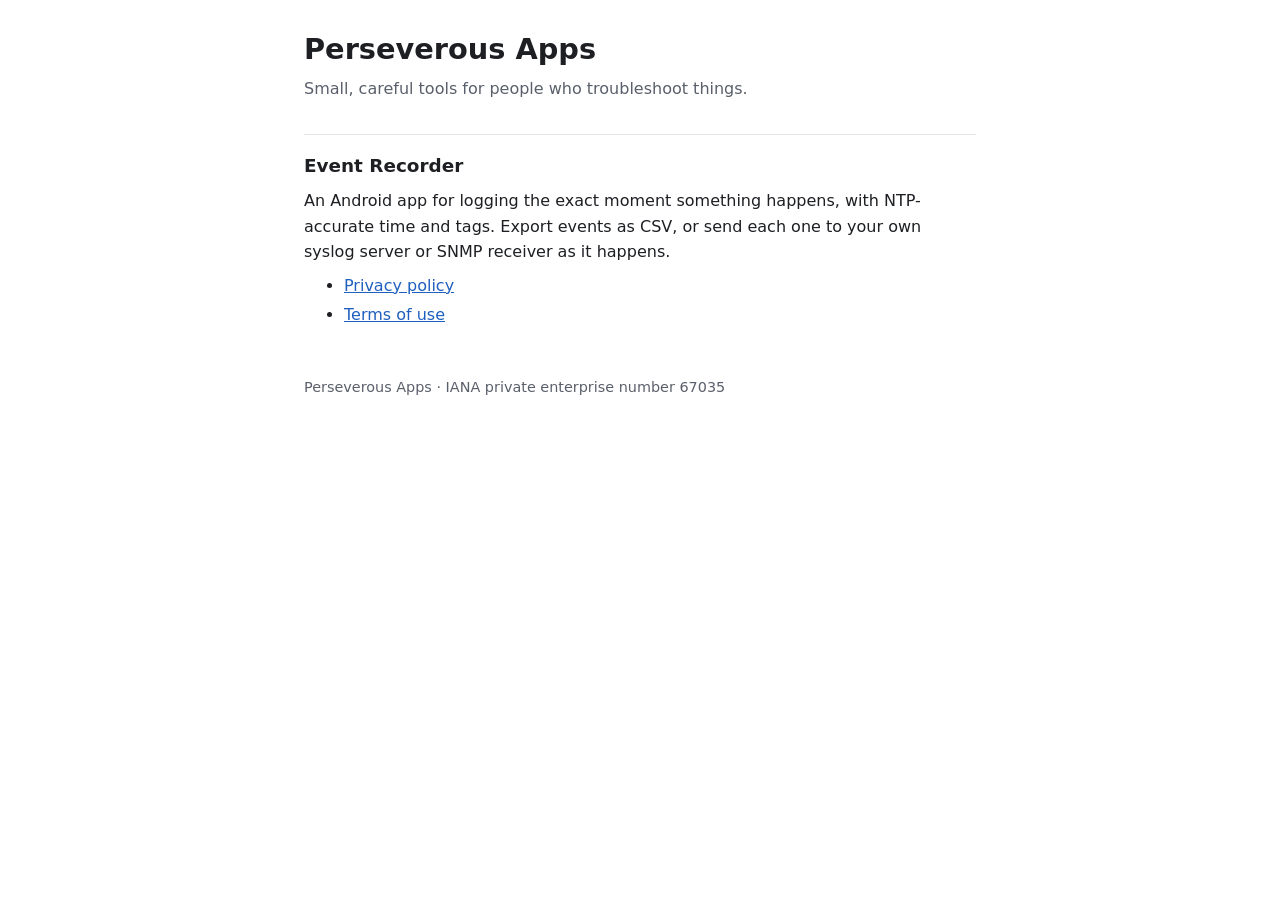
<file: index.html>
<!doctype html>
<html lang="en">
<head>
<meta charset="utf-8">
<meta name="viewport" content="width=device-width, initial-scale=1">
<meta name="google-site-verification" content="In_TqLOgmu7vVFsbzRVmxc2KiJh-l_0blUvBNFF8pMI">
<title>Perseverous Apps</title>
<link rel="stylesheet" href="style.css">
</head>
<body>
<main>
<h1>Perseverous Apps</h1>
<p class="meta">Small, careful tools for people who troubleshoot things.</p>

<h2>Event Recorder</h2>
<p>An Android app for logging the exact moment something happens, with NTP-accurate time and tags. Export events as CSV, or send each one to your own syslog server or SNMP receiver as it happens.</p>
<ul>
  <li><a href="event-recorder/privacy.html">Privacy policy</a></li>
  <li><a href="event-recorder/terms.html">Terms of use</a></li>
</ul>

<footer>Perseverous Apps · IANA private enterprise number 67035</footer>
</main>
</body>
</html>
</file>
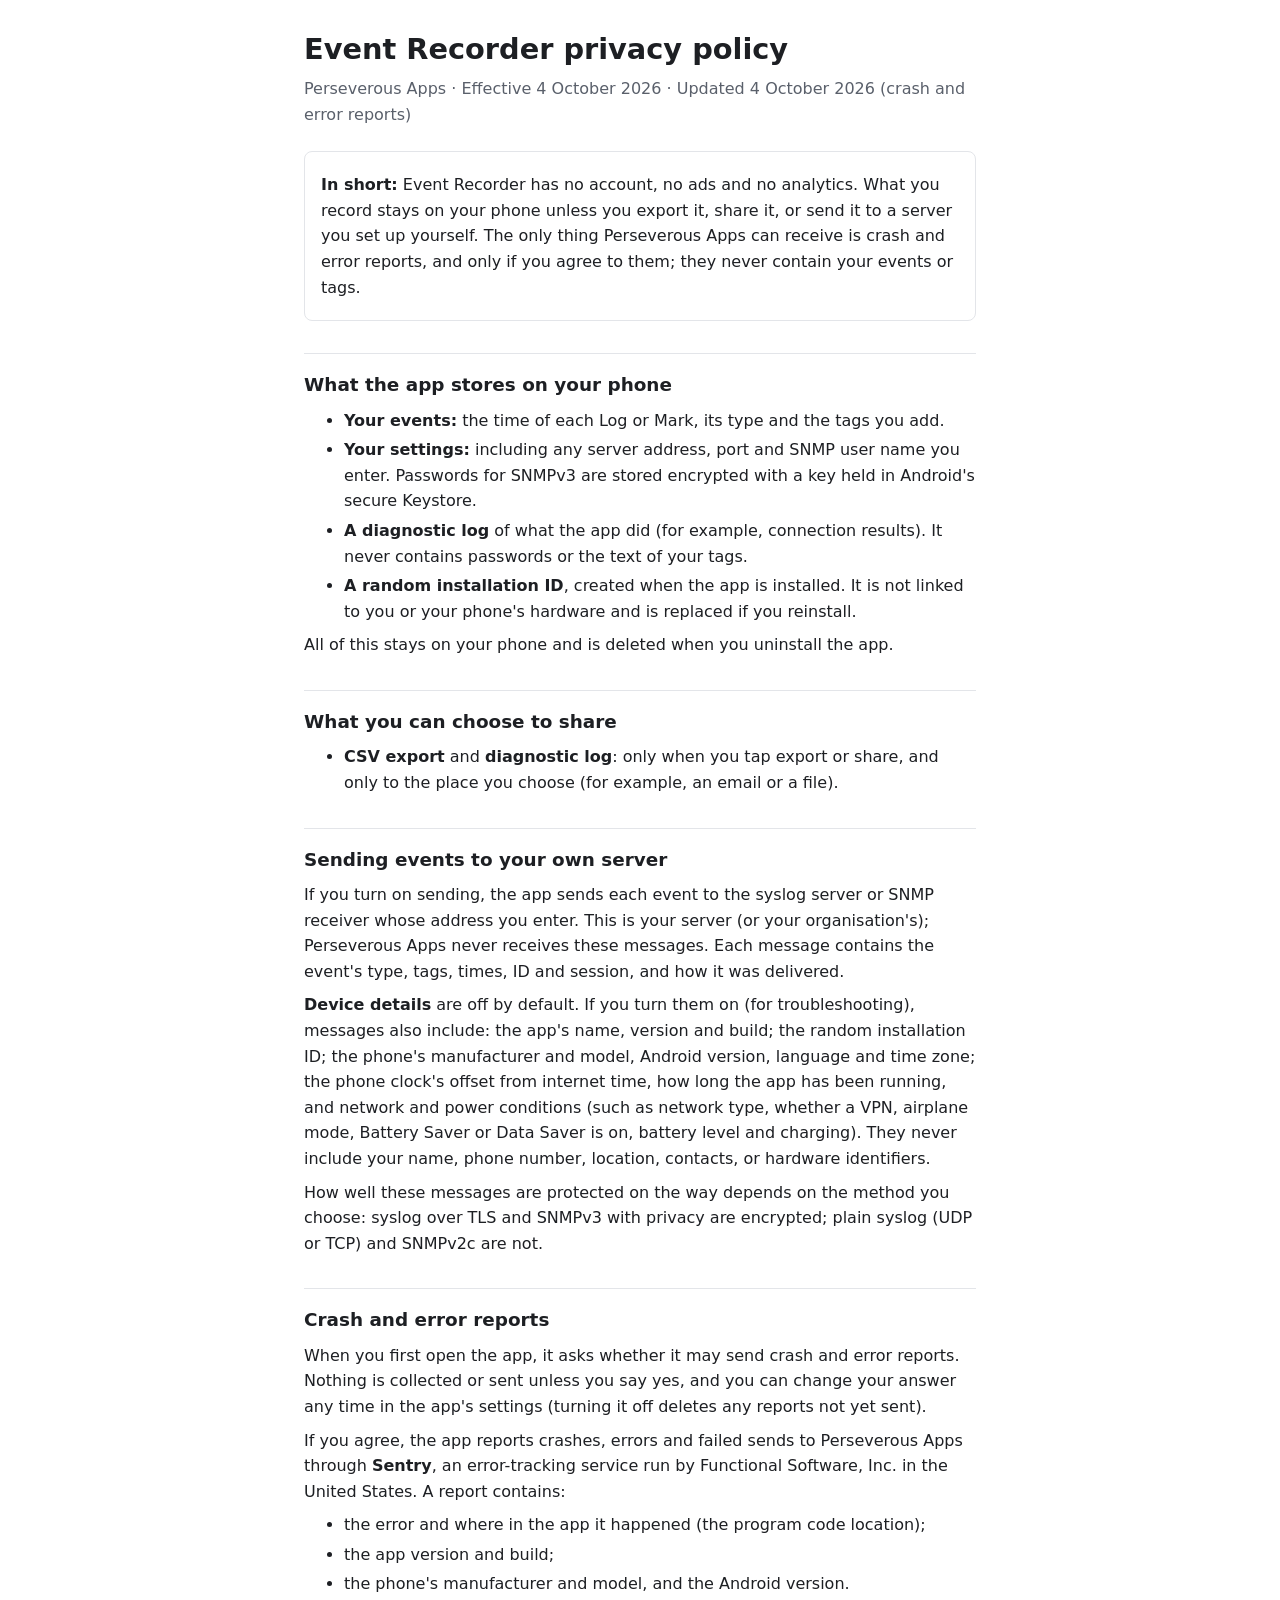
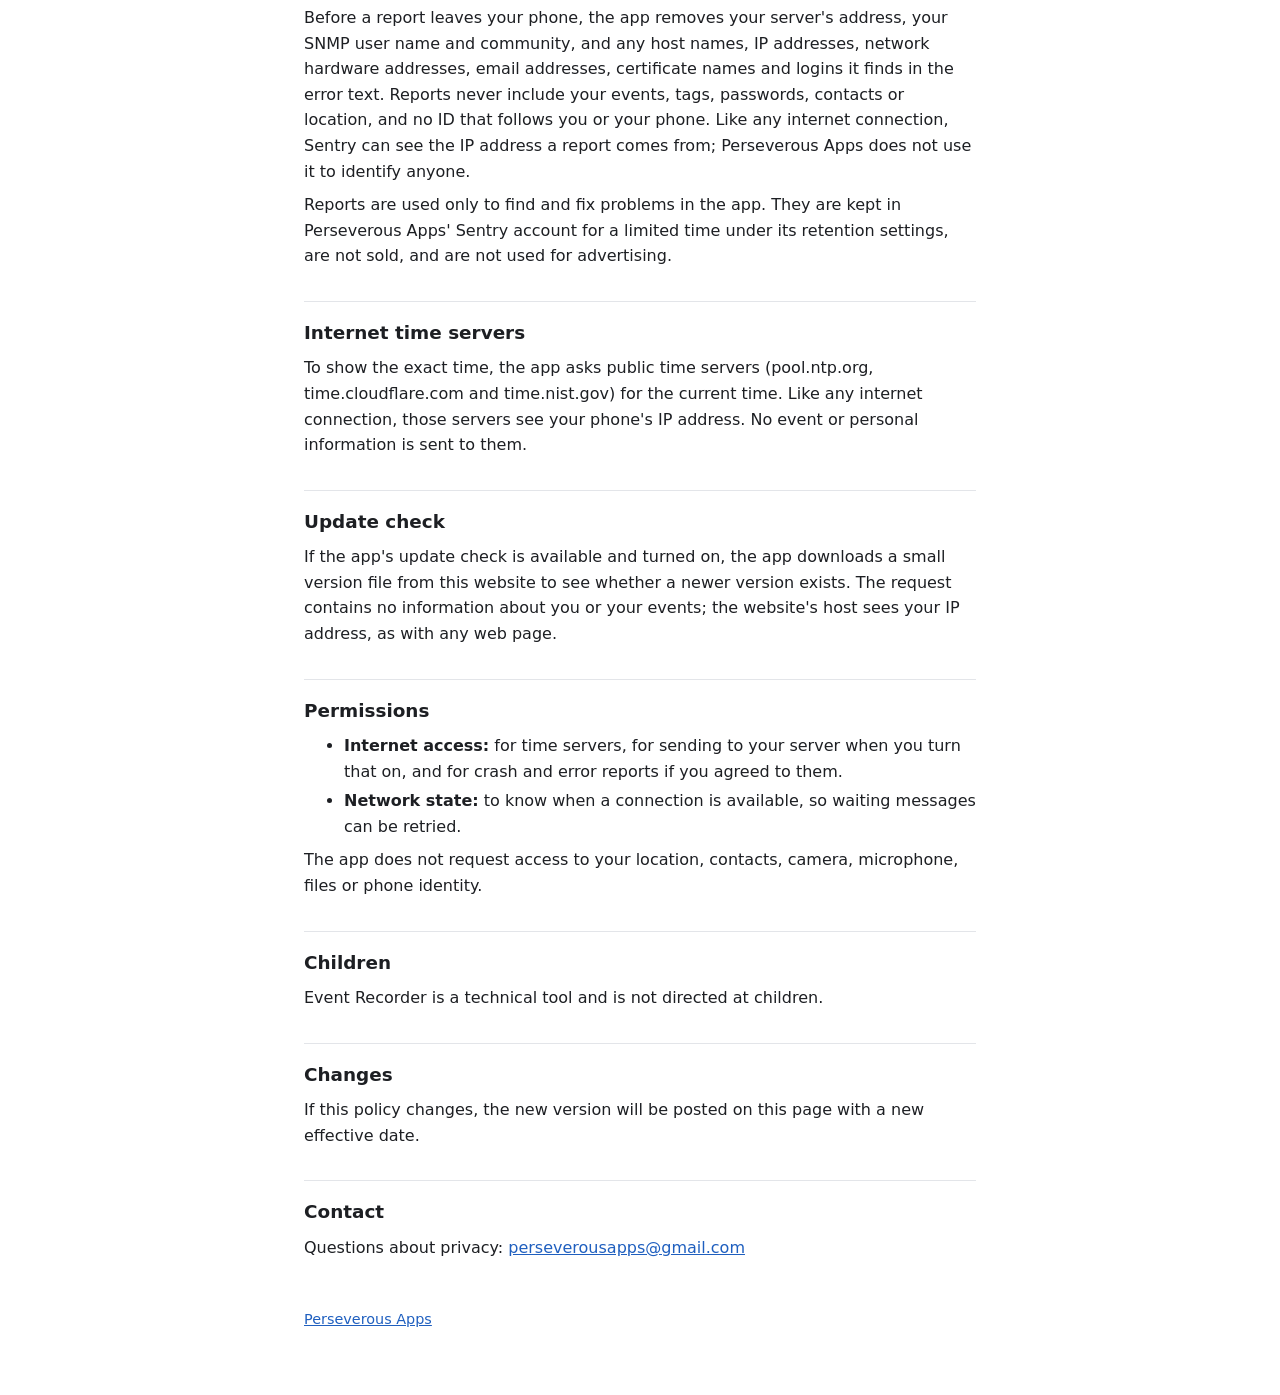
<file: event-recorder/privacy.html>
<!doctype html>
<html lang="en">
<head>
<meta charset="utf-8">
<meta name="viewport" content="width=device-width, initial-scale=1">
<title>Event Recorder Privacy</title>
<link rel="stylesheet" href="../style.css">
</head>
<body>
<main>
<h1>Event Recorder privacy policy</h1>
<p class="meta">Perseverous Apps · Effective 4 October 2026 · Updated 4 October 2026 (crash and error reports)</p>

<div class="summary">
<p><strong>In short:</strong> Event Recorder has no account, no ads and no analytics. What you record stays on your phone unless you export it, share it, or send it to a server you set up yourself. The only thing Perseverous Apps can receive is crash and error reports, and only if you agree to them; they never contain your events or tags.</p>
</div>

<h2>What the app stores on your phone</h2>
<ul>
  <li><strong>Your events:</strong> the time of each Log or Mark, its type and the tags you add.</li>
  <li><strong>Your settings:</strong> including any server address, port and SNMP user name you enter. Passwords for SNMPv3 are stored encrypted with a key held in Android's secure Keystore.</li>
  <li><strong>A diagnostic log</strong> of what the app did (for example, connection results). It never contains passwords or the text of your tags.</li>
  <li><strong>A random installation ID</strong>, created when the app is installed. It is not linked to you or your phone's hardware and is replaced if you reinstall.</li>
</ul>
<p>All of this stays on your phone and is deleted when you uninstall the app.</p>

<h2>What you can choose to share</h2>
<ul>
  <li><strong>CSV export</strong> and <strong>diagnostic log</strong>: only when you tap export or share, and only to the place you choose (for example, an email or a file).</li>
</ul>

<h2>Sending events to your own server</h2>
<p>If you turn on sending, the app sends each event to the syslog server or SNMP receiver whose address you enter. This is your server (or your organisation's); Perseverous Apps never receives these messages. Each message contains the event's type, tags, times, ID and session, and how it was delivered.</p>
<p><strong>Device details</strong> are off by default. If you turn them on (for troubleshooting), messages also include: the app's name, version and build; the random installation ID; the phone's manufacturer and model, Android version, language and time zone; the phone clock's offset from internet time, how long the app has been running, and network and power conditions (such as network type, whether a VPN, airplane mode, Battery Saver or Data Saver is on, battery level and charging). They never include your name, phone number, location, contacts, or hardware identifiers.</p>
<p>How well these messages are protected on the way depends on the method you choose: syslog over TLS and SNMPv3 with privacy are encrypted; plain syslog (UDP or TCP) and SNMPv2c are not.</p>

<h2>Crash and error reports</h2>
<p>When you first open the app, it asks whether it may send crash and error reports. Nothing is collected or sent unless you say yes, and you can change your answer any time in the app's settings (turning it off deletes any reports not yet sent).</p>
<p>If you agree, the app reports crashes, errors and failed sends to Perseverous Apps through <strong>Sentry</strong>, an error-tracking service run by Functional Software, Inc. in the United States. A report contains:</p>
<ul>
  <li>the error and where in the app it happened (the program code location);</li>
  <li>the app version and build;</li>
  <li>the phone's manufacturer and model, and the Android version.</li>
</ul>
<p>Before a report leaves your phone, the app removes your server's address, your SNMP user name and community, and any host names, IP addresses, network hardware addresses, email addresses, certificate names and logins it finds in the error text. Reports never include your events, tags, passwords, contacts or location, and no ID that follows you or your phone. Like any internet connection, Sentry can see the IP address a report comes from; Perseverous Apps does not use it to identify anyone.</p>
<p>Reports are used only to find and fix problems in the app. They are kept in Perseverous Apps' Sentry account for a limited time under its retention settings, are not sold, and are not used for advertising.</p>

<h2>Internet time servers</h2>
<p>To show the exact time, the app asks public time servers (pool.ntp.org, time.cloudflare.com and time.nist.gov) for the current time. Like any internet connection, those servers see your phone's IP address. No event or personal information is sent to them.</p>

<h2>Update check</h2>
<p>If the app's update check is available and turned on, the app downloads a small version file from this website to see whether a newer version exists. The request contains no information about you or your events; the website's host sees your IP address, as with any web page.</p>

<h2>Permissions</h2>
<ul>
  <li><strong>Internet access:</strong> for time servers, for sending to your server when you turn that on, and for crash and error reports if you agreed to them.</li>
  <li><strong>Network state:</strong> to know when a connection is available, so waiting messages can be retried.</li>
</ul>
<p>The app does not request access to your location, contacts, camera, microphone, files or phone identity.</p>

<h2>Children</h2>
<p>Event Recorder is a technical tool and is not directed at children.</p>

<h2>Changes</h2>
<p>If this policy changes, the new version will be posted on this page with a new effective date.</p>

<h2>Contact</h2>
<p>Questions about privacy: <a href="mailto:perseverousapps@gmail.com">perseverousapps@gmail.com</a></p>

<footer><a href="../index.html">Perseverous Apps</a></footer>
</main>
</body>
</html>
</file>
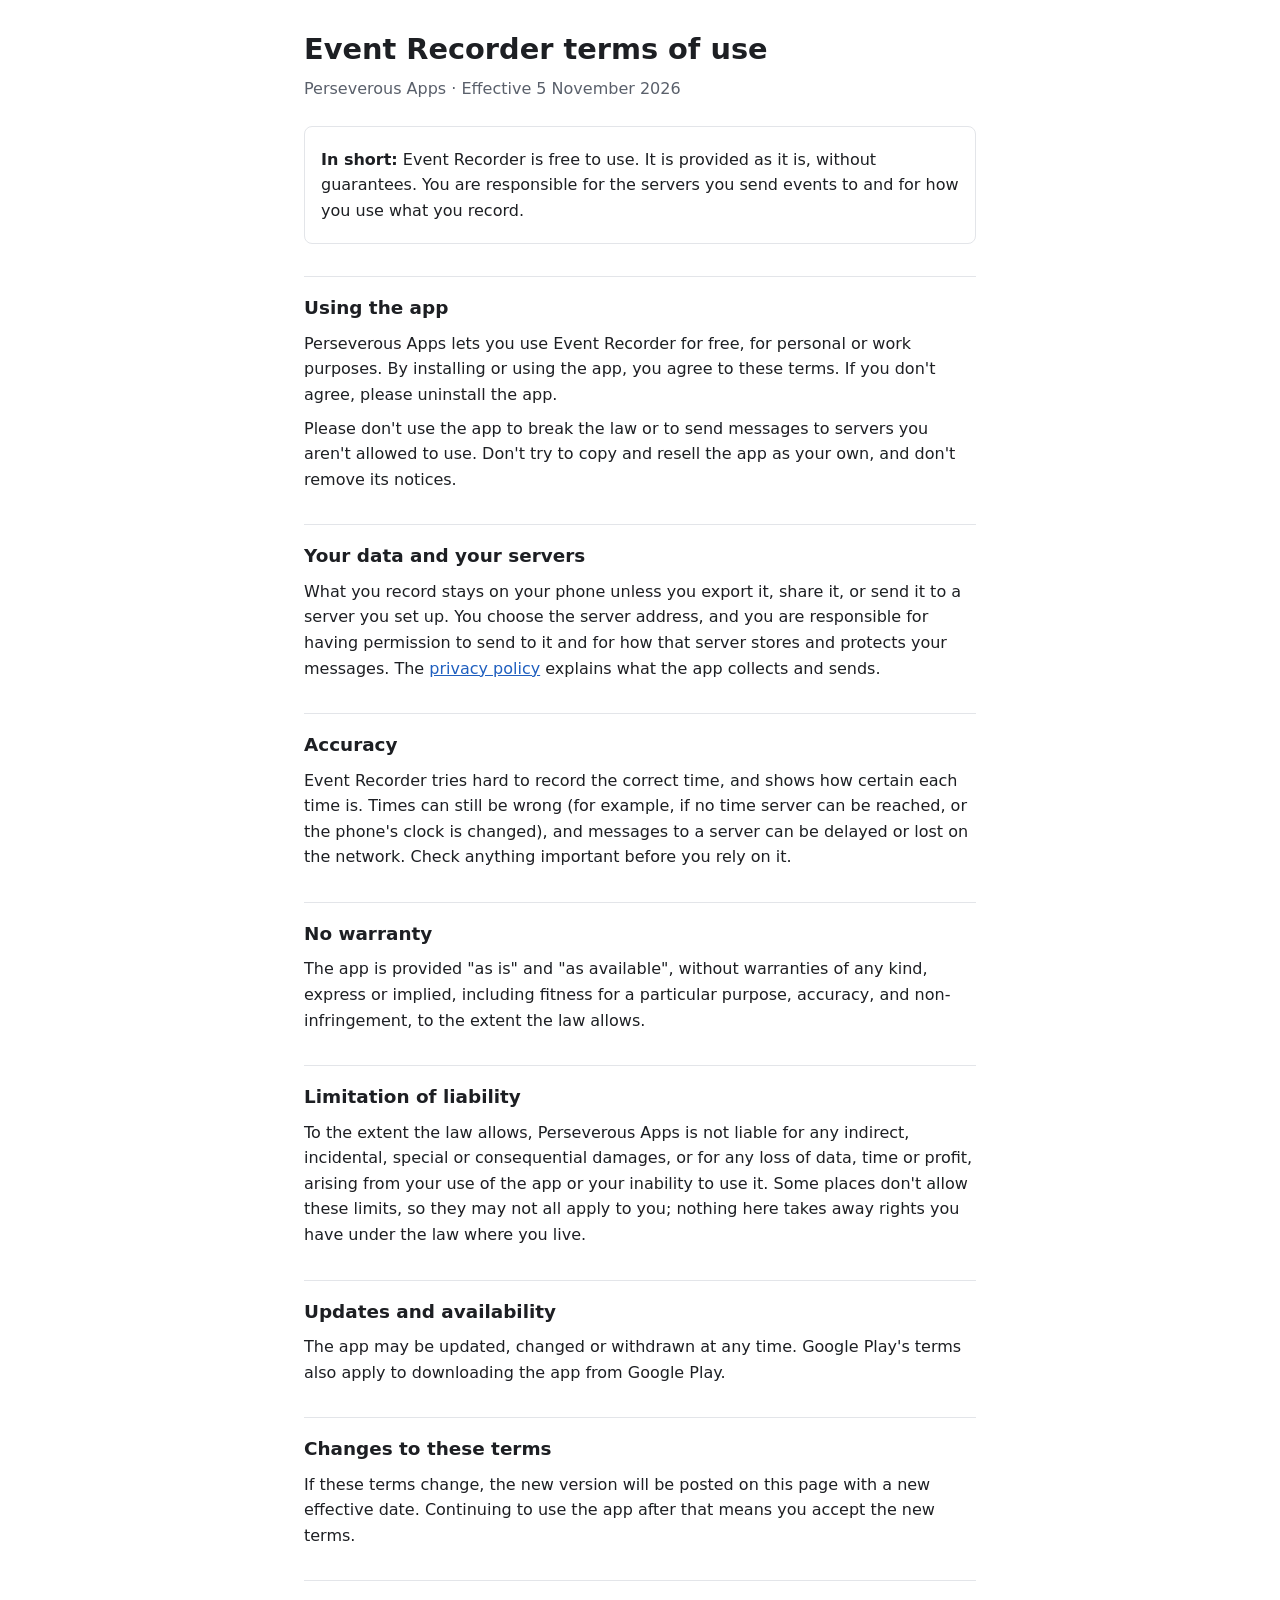
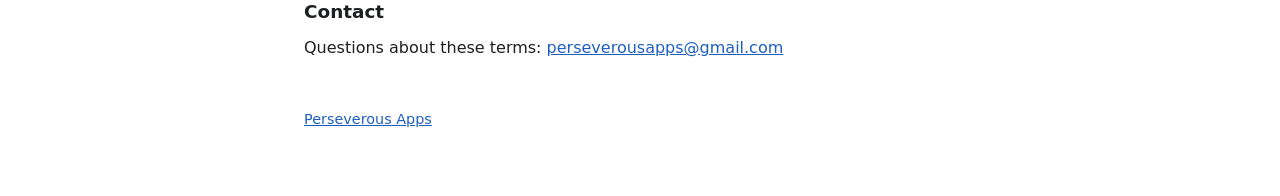
<file: event-recorder/terms.html>
<!doctype html>
<html lang="en">
<head>
<meta charset="utf-8">
<meta name="viewport" content="width=device-width, initial-scale=1">
<title>Event Recorder Terms</title>
<link rel="stylesheet" href="../style.css">
</head>
<body>
<main>
<h1>Event Recorder terms of use</h1>
<p class="meta">Perseverous Apps · Effective 5 November 2026</p>

<div class="summary">
<p><strong>In short:</strong> Event Recorder is free to use. It is provided as it is, without guarantees. You are responsible for the servers you send events to and for how you use what you record.</p>
</div>

<h2>Using the app</h2>
<p>Perseverous Apps lets you use Event Recorder for free, for personal or work purposes. By installing or using the app, you agree to these terms. If you don't agree, please uninstall the app.</p>
<p>Please don't use the app to break the law or to send messages to servers you aren't allowed to use. Don't try to copy and resell the app as your own, and don't remove its notices.</p>

<h2>Your data and your servers</h2>
<p>What you record stays on your phone unless you export it, share it, or send it to a server you set up. You choose the server address, and you are responsible for having permission to send to it and for how that server stores and protects your messages. The <a href="privacy.html">privacy policy</a> explains what the app collects and sends.</p>

<h2>Accuracy</h2>
<p>Event Recorder tries hard to record the correct time, and shows how certain each time is. Times can still be wrong (for example, if no time server can be reached, or the phone's clock is changed), and messages to a server can be delayed or lost on the network. Check anything important before you rely on it.</p>

<h2>No warranty</h2>
<p>The app is provided "as is" and "as available", without warranties of any kind, express or implied, including fitness for a particular purpose, accuracy, and non-infringement, to the extent the law allows.</p>

<h2>Limitation of liability</h2>
<p>To the extent the law allows, Perseverous Apps is not liable for any indirect, incidental, special or consequential damages, or for any loss of data, time or profit, arising from your use of the app or your inability to use it. Some places don't allow these limits, so they may not all apply to you; nothing here takes away rights you have under the law where you live.</p>

<h2>Updates and availability</h2>
<p>The app may be updated, changed or withdrawn at any time. Google Play's terms also apply to downloading the app from Google Play.</p>

<h2>Changes to these terms</h2>
<p>If these terms change, the new version will be posted on this page with a new effective date. Continuing to use the app after that means you accept the new terms.</p>

<h2>Contact</h2>
<p>Questions about these terms: <a href="mailto:perseverousapps@gmail.com">perseverousapps@gmail.com</a></p>

<footer><a href="../index.html">Perseverous Apps</a></footer>
</main>
</body>
</html>
</file>
<file: style.css>
:root { --bg: #ffffff; --text: #1d1f23; --muted: #5a606b; --line: #e3e5e9; --link: #1f5fbf; }
@media (prefers-color-scheme: dark) {
  :root { --bg: #15171a; --text: #e8eaed; --muted: #a2a8b3; --line: #2c3036; --link: #7fb0ff; }
}
* { box-sizing: border-box; }
body { margin: 0; background: var(--bg); color: var(--text);
  font: 16px/1.6 system-ui, -apple-system, "Segoe UI", Roboto, sans-serif; }
main { max-width: 44rem; margin: 0 auto; padding: 2rem 16px 4rem; }
h1 { font-size: 1.8rem; line-height: 1.25; margin: 0 0 .25rem; }
h2 { font-size: 1.15rem; margin: 2rem 0 .5rem; padding-top: 1rem; border-top: 1px solid var(--line); }
p, ul { margin: .5rem 0; }
li { margin: .25rem 0; }
a { color: var(--link); }
.meta { color: var(--muted); margin-bottom: 1.5rem; }
.summary { border: 1px solid var(--line); border-radius: 8px; padding: .75rem 1rem; }
footer { margin-top: 3rem; color: var(--muted); font-size: .9rem; }
</file>
